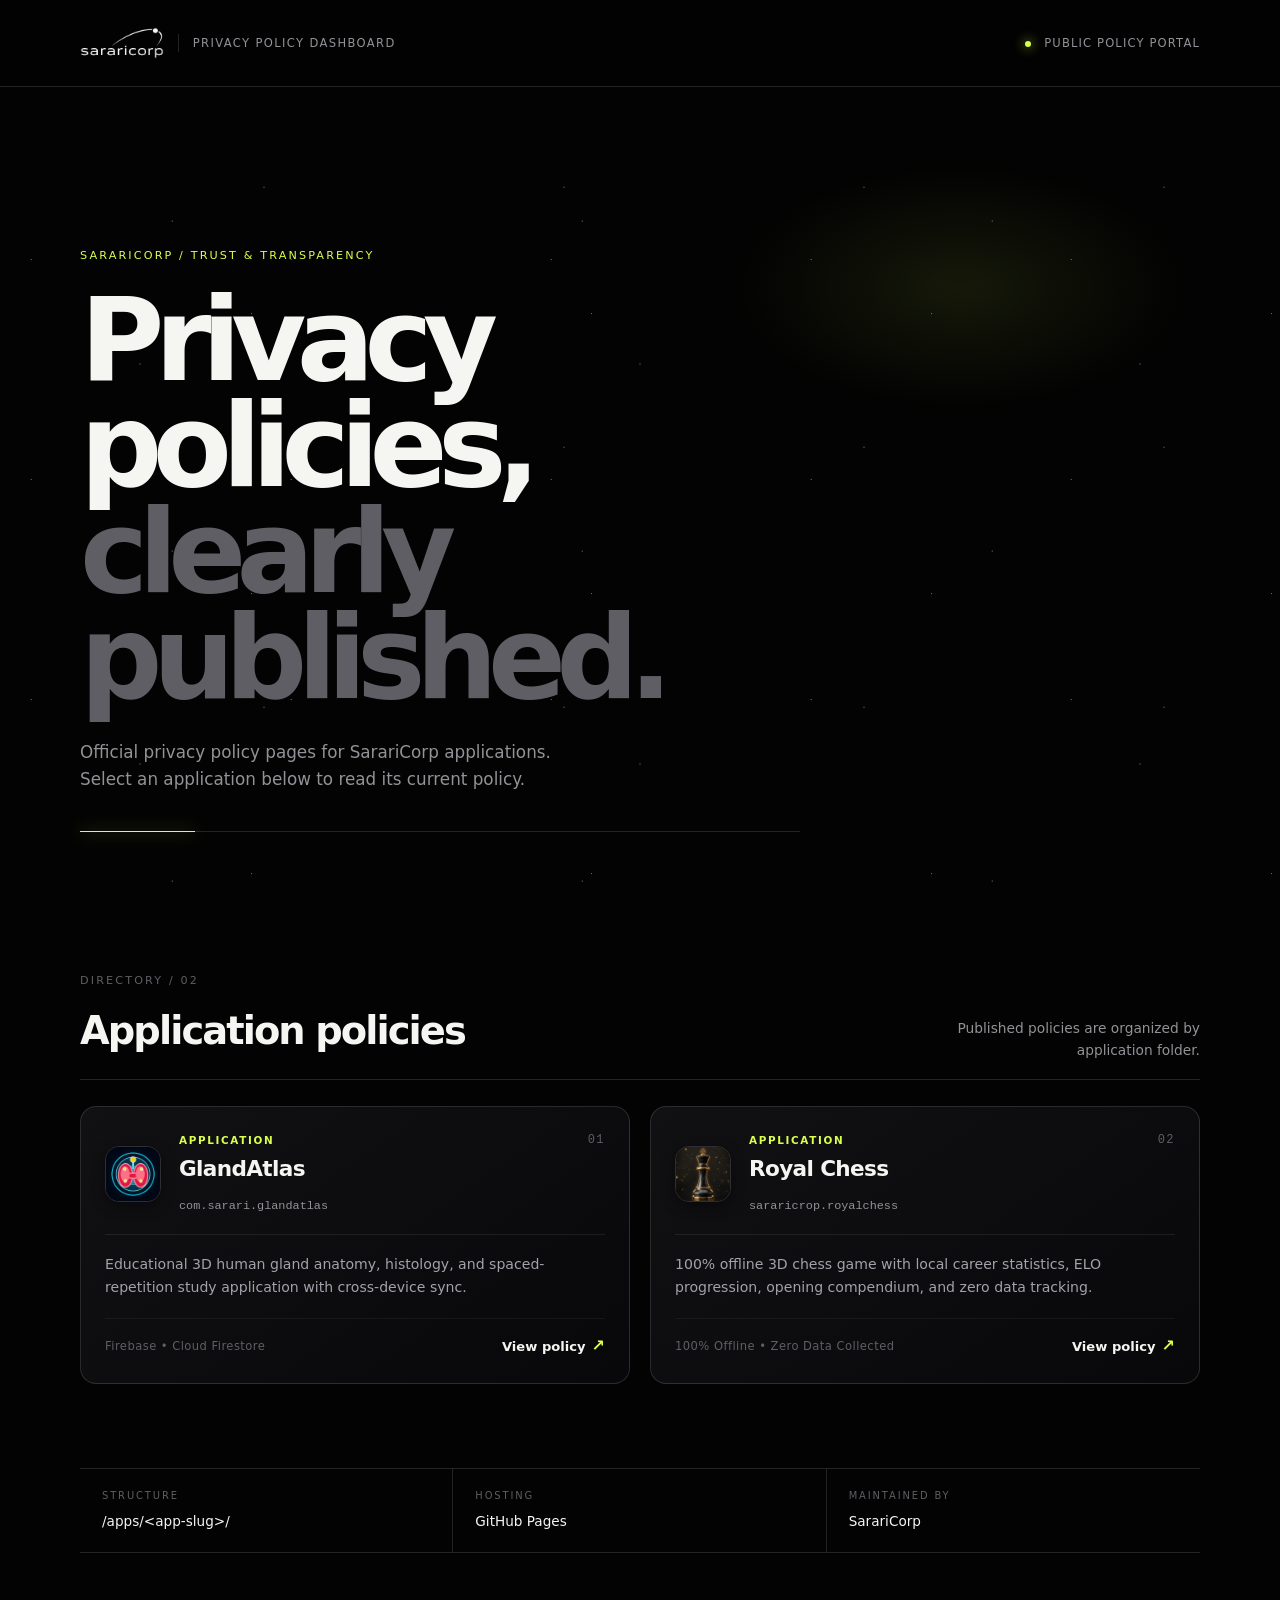
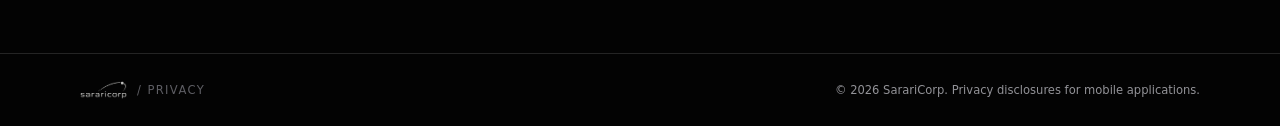
<file: index.html>
<!doctype html>
<html lang="en">
<head>
  <meta charset="utf-8">
  <meta name="viewport" content="width=device-width, initial-scale=1">
  <title>SarariCorp Privacy Policy Dashboard</title>
  <meta name="description" content="The SarariCorp privacy policy dashboard for published mobile application policies.">
  <meta name="robots" content="index,follow">
  <link rel="icon" type="image/png" href="./assets/branding/sararicorp-logo.png">
  <link rel="stylesheet" href="./assets/css/styles.css?v=2">
</head>
<body>
  <a class="skip-link" href="#main-content">Skip to content</a>
  <header class="site-header">
    <div class="container top-nav">
      <a class="brand" href="./" aria-label="SarariCorp Privacy Policy Dashboard home">
        <img class="brand-logo" src="./assets/branding/sararicorp-logo.png" alt="SarariCorp">
        <span class="brand-divider" aria-hidden="true"></span>
        <span class="brand-subtitle">Privacy Policy Dashboard</span>
      </a>
      <span class="portal-status"><i aria-hidden="true"></i> Public policy portal</span>
    </div>
  </header>

  <main id="main-content">
    <section class="hero container" aria-labelledby="page-title">
      <p class="eyebrow">SarariCorp / Trust &amp; transparency</p>
      <h1 id="page-title">Privacy policies,<br><span>clearly published.</span></h1>
      <p class="hero-copy">Official privacy policy pages for SarariCorp applications. Select an application below to read its current policy.</p>
      <div class="hero-line" aria-hidden="true"><span></span></div>
    </section>

    <section class="container app-section" id="apps" aria-labelledby="apps-title">
      <div class="section-heading">
        <div>
          <p class="eyebrow">Directory / 02</p>
          <h2 id="apps-title">Application policies</h2>
        </div>
        <p class="section-note">Published policies are organized by application folder.</p>
      </div>
      <div class="app-grid">
        <a class="app-card" href="./apps/glandatlas/">
          <div class="app-card-header">
            <img src="./apps/glandatlas/logo.png" alt="GlandAtlas logo" class="card-app-logo" width="56" height="56">
            <div class="card-title-wrap">
              <div class="card-meta-line">
                <span class="card-kicker">Application</span>
                <span class="card-index">01</span>
              </div>
              <h3 class="card-title">GlandAtlas</h3>
              <span class="card-package">com.sarari.glandatlas</span>
            </div>
          </div>
          <div class="app-card-body">
            <p>Educational 3D human gland anatomy, histology, and spaced-repetition study application with cross-device sync.</p>
            <div class="card-footer">
              <span class="card-status-tag">Firebase &bull; Cloud Firestore</span>
              <span class="card-link">View policy <b aria-hidden="true">&nearr;</b></span>
            </div>
          </div>
        </a>

        <a class="app-card" href="./apps/royal-chess/">
          <div class="app-card-header">
            <img src="./apps/royal-chess/logo.png" alt="Royal Chess logo" class="card-app-logo" width="56" height="56">
            <div class="card-title-wrap">
              <div class="card-meta-line">
                <span class="card-kicker">Application</span>
                <span class="card-index">02</span>
              </div>
              <h3 class="card-title">Royal Chess</h3>
              <span class="card-package">sararicrop.royalchess</span>
            </div>
          </div>
          <div class="app-card-body">
            <p>100% offline 3D chess game with local career statistics, ELO progression, opening compendium, and zero data tracking.</p>
            <div class="card-footer">
              <span class="card-status-tag">100% Offline &bull; Zero Data Collected</span>
              <span class="card-link">View policy <b aria-hidden="true">&nearr;</b></span>
            </div>
          </div>
        </a>
      </div>
    </section>

    <section class="container info-strip" aria-label="Policy directory information">
      <div><span class="info-label">Structure</span><strong>/apps/&lt;app-slug&gt;/</strong></div>
      <div><span class="info-label">Hosting</span><strong>GitHub Pages</strong></div>
      <div><span class="info-label">Maintained by</span><strong>SarariCorp</strong></div>
    </section>
  </main>

  <footer class="site-footer">
    <div class="container footer-content">
      <div class="footer-brand">
        <img class="footer-logo" src="./assets/branding/sararicorp-logo.png" alt="SarariCorp">
        <span>/ PRIVACY</span>
      </div>
      <p>© 2026 SarariCorp. Privacy disclosures for mobile applications.</p>
    </div>
  </footer>
</body>
</html>
</file>
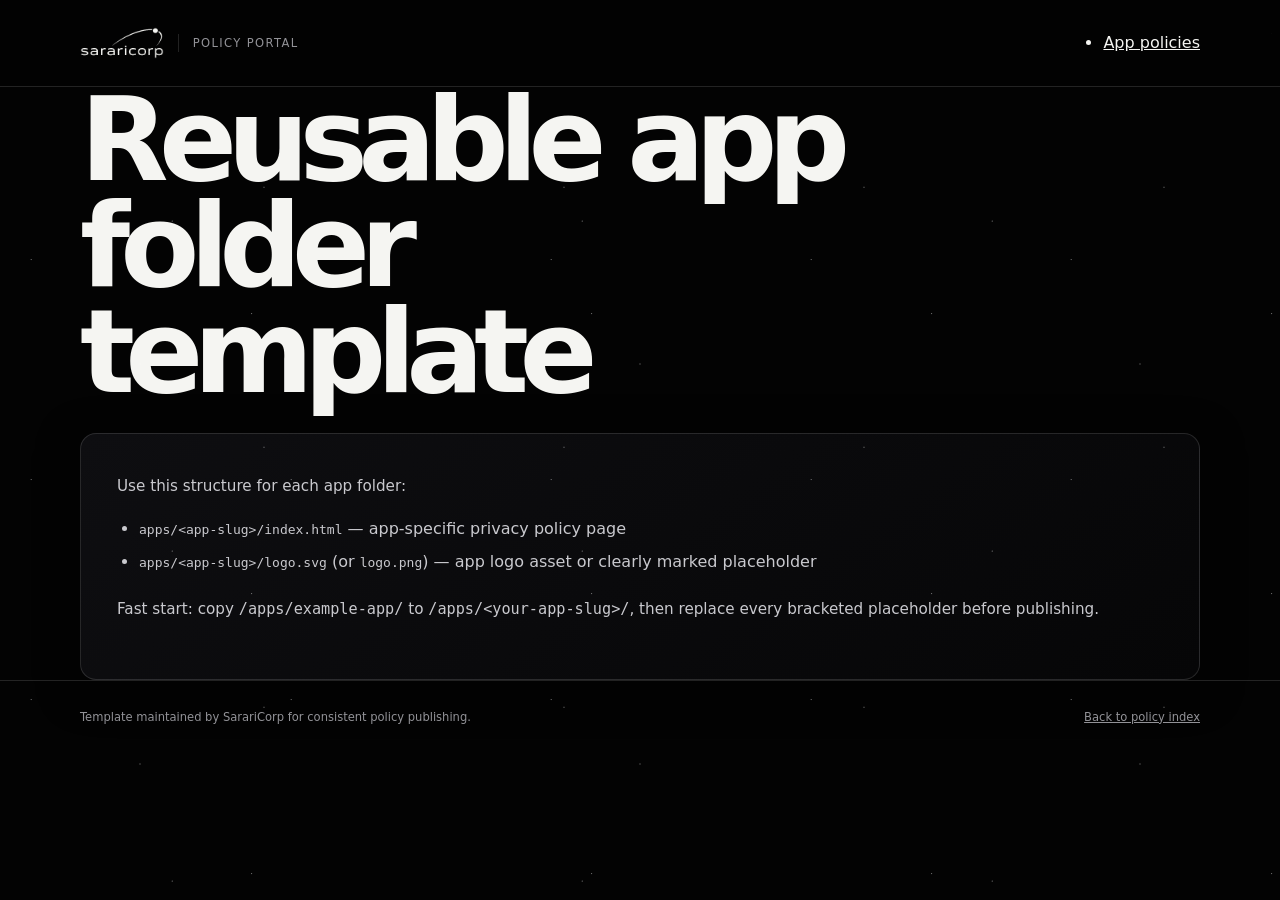
<file: apps/_template/index.html>
<!doctype html>
<html lang="en">
<head>
  <meta charset="utf-8">
  <meta name="viewport" content="width=device-width, initial-scale=1">
  <title>SarariCorp | App Policy Folder Template</title>
  <meta name="description" content="Reusable SarariCorp app privacy policy folder template with required placeholders and logo asset pattern.">
  <meta name="robots" content="noindex,follow">
  <link rel="stylesheet" href="../../assets/css/styles.css">
</head>
<body>
  <a class="skip-link" href="#main-content">Skip to main content</a>
  <header class="site-header">
    <div class="container">
      <nav class="top-nav" aria-label="Main navigation">
        <a class="brand" href="../../" aria-label="SarariCorp homepage">
          <img class="brand-logo" src="../../assets/branding/sararicorp-logo.png" alt="SarariCorp">
          <span class="brand-divider" aria-hidden="true"></span>
          <span class="brand-subtitle">Policy Portal</span>
        </a>
        <ul class="nav-links">
          <li><a href="../../#apps">App policies</a></li>
        </ul>
      </nav>
    </div>
  </header>

  <main id="main-content" class="container section">
    <h1>Reusable app folder template</h1>
    <article class="content-panel">
      <p>Use this structure for each app folder:</p>
      <ul>
        <li><code>apps/&lt;app-slug&gt;/index.html</code> &mdash; app-specific privacy policy page</li>
        <li><code>apps/&lt;app-slug&gt;/logo.svg</code> (or <code>logo.png</code>) &mdash; app logo asset or clearly marked placeholder</li>
      </ul>
      <p>Fast start: copy <code>/apps/example-app/</code> to <code>/apps/&lt;your-app-slug&gt;/</code>, then replace every bracketed placeholder before publishing.</p>
    </article>
  </main>

  <footer class="site-footer">
    <div class="container footer-content">
      <p>Template maintained by SarariCorp for consistent policy publishing.</p>
      <p><a href="../../">Back to policy index</a></p>
    </div>
  </footer>
</body>
</html>
</file>
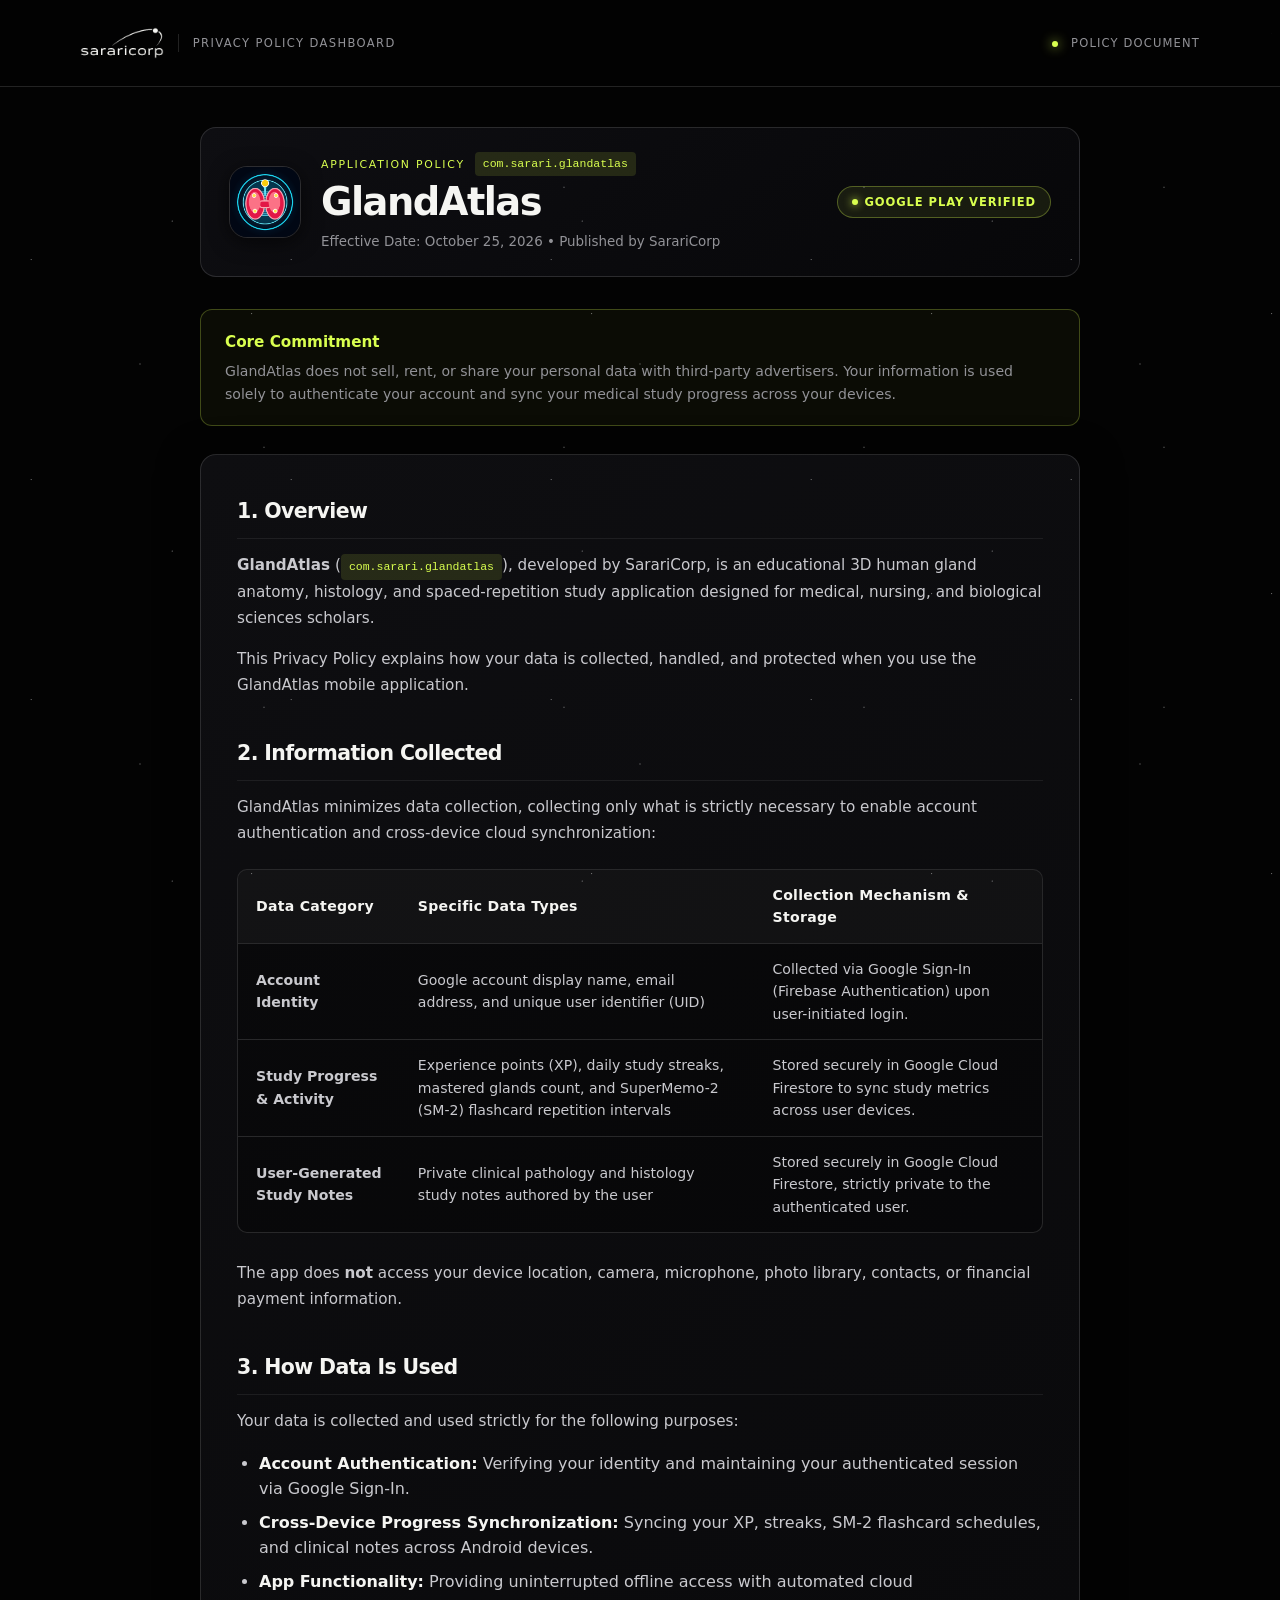
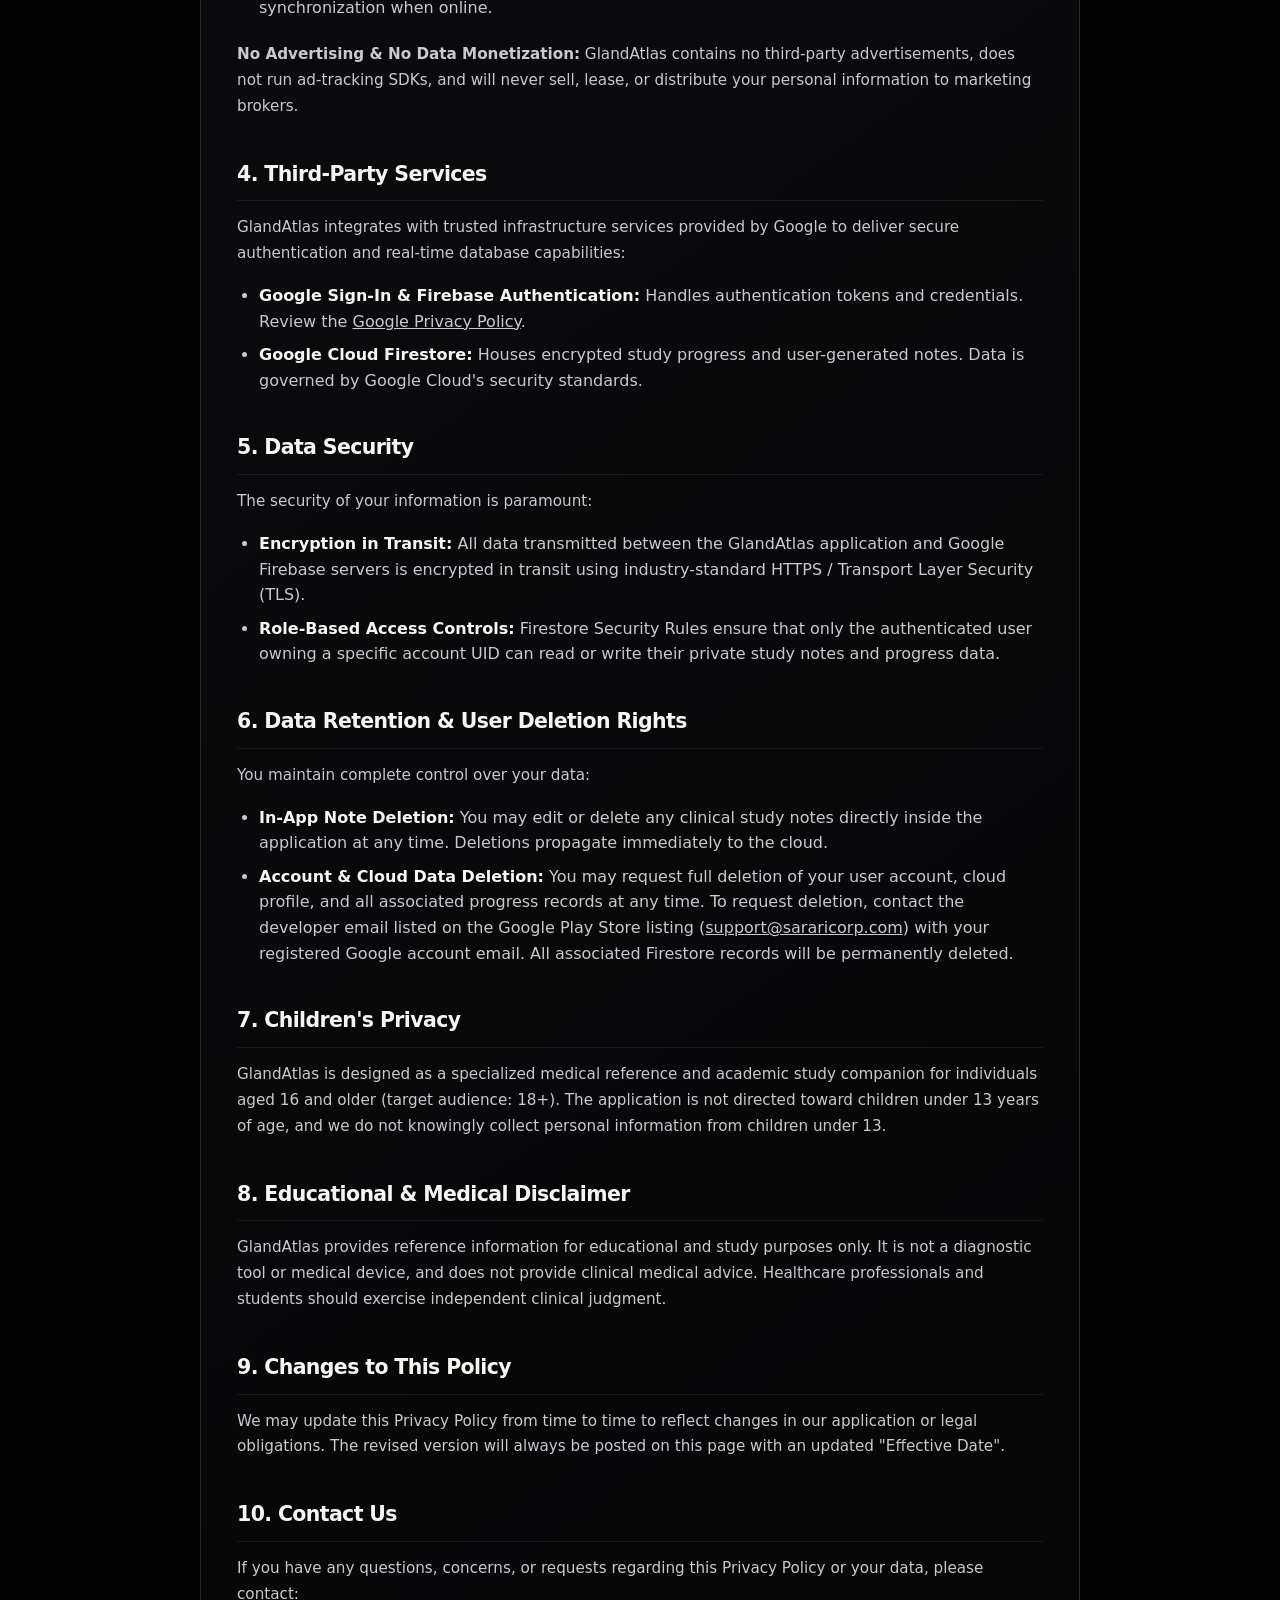
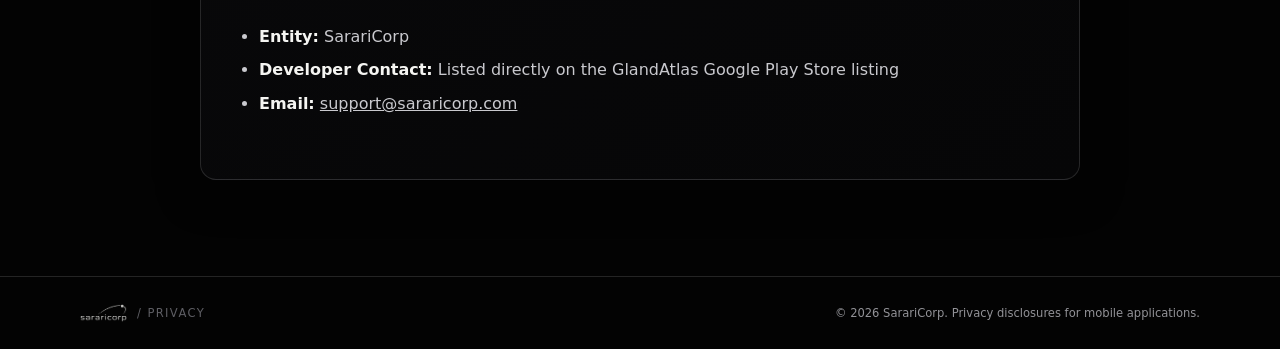
<file: apps/glandatlas/index.html>
<!doctype html>
<html lang="en">
<head>
  <meta charset="utf-8">
  <meta name="viewport" content="width=device-width, initial-scale=1">
  <title>GlandAtlas | Privacy Policy | SarariCorp</title>
  <meta name="description" content="Official Privacy Policy for GlandAtlas (com.sarari.glandatlas), published by SarariCorp.">
  <meta name="robots" content="index,follow">
  <link rel="icon" type="image/png" href="../../assets/branding/sararicorp-logo.png">
  <link rel="stylesheet" href="../../assets/css/styles.css?v=2">
  <style>
    /* Scoped guarantees for policy page layout and typography */
    .policy-page { padding-top: 40px; padding-bottom: 96px; max-width: 880px; margin-inline: auto; }
    .app-head { display: flex; justify-content: space-between; align-items: center; gap: 24px; margin-bottom: 32px; padding: 24px 28px; background: linear-gradient(145deg, #0e0e12, #070709); border: 1px solid var(--line); border-radius: 16px; }
    .app-head-left { display: flex; align-items: center; gap: 20px; min-width: 0; }
    .app-logo { width: 72px; height: 72px; min-width: 72px; max-width: 72px; border-radius: 18px; border: 1px solid var(--line); box-shadow: 0 4px 20px rgba(0,0,0,.6); object-fit: cover; display: block; flex-shrink: 0; }
    .app-head-text { min-width: 0; }
    .app-meta-tags { display: flex; align-items: center; gap: 10px; margin-bottom: 4px; flex-wrap: wrap; }
    .app-head .eyebrow { margin: 0; font-size: .68rem; letter-spacing: .16em; }
    .app-title { margin: 2px 0 6px; font-size: clamp(1.8rem, 4vw, 2.4rem); font-weight: 700; letter-spacing: -.04em; line-height: 1.15; color: var(--text); }
    .policy-meta { margin: 0; color: var(--muted); font-size: .84rem; }
    .app-head-badge { flex-shrink: 0; }
    .badge-pill { display: inline-flex; align-items: center; gap: 6px; padding: 6px 14px; border-radius: 999px; background: rgba(217, 255, 79, .08); border: 1px solid rgba(217, 255, 79, .3); color: var(--accent); font-size: .72rem; font-weight: 600; letter-spacing: .08em; text-transform: uppercase; white-space: nowrap; }
    .badge-pill::before { content: ""; display: inline-block; width: 6px; height: 6px; border-radius: 50%; background: var(--accent); box-shadow: 0 0 8px var(--accent); }
    .callout { padding: 20px 24px; margin: 28px 0; border-radius: 12px; border: 1px solid var(--line); background: rgba(255, 255, 255, .02); }
    .callout strong { display: block; margin-bottom: 6px; font-size: .95rem; color: var(--text); }
    .callout p { margin: 0; color: var(--muted); font-size: .88rem; line-height: 1.6; }
    .callout-highlight { background: rgba(217, 255, 79, .04); border-color: rgba(217, 255, 79, .25); }
    .callout-highlight strong { color: var(--accent); }
    .content-panel { background: linear-gradient(145deg, #0e0e11, #060607); border: 1px solid var(--line); border-radius: 16px; padding: 40px 36px; box-shadow: 0 10px 40px rgba(0,0,0,.5); }
    .content-panel h2 { font-size: 1.28rem; margin-top: 38px; margin-bottom: 14px; letter-spacing: -.03em; color: var(--text); border-bottom: 1px solid rgba(255,255,255,.07); padding-bottom: 10px; }
    .content-panel h2:first-of-type { margin-top: 0; }
    .content-panel p { color: #c9c9ce; font-size: .95rem; line-height: 1.7; margin-bottom: 16px; }
    .content-panel ul { color: #c9c9ce; padding-left: 22px; margin-bottom: 22px; }
    .content-panel li { margin-bottom: 8px; line-height: 1.6; }
    .content-panel li strong { color: var(--text); }
    .table-wrap { overflow-x: auto; margin: 22px 0 28px; border: 1px solid var(--line); border-radius: 10px; background: rgba(0,0,0,.3); }
    .policy-table { width: 100%; border-collapse: collapse; font-size: .88rem; text-align: left; }
    .policy-table th, .policy-table td { padding: 14px 18px; border-bottom: 1px solid var(--line); }
    .policy-table th { background: rgba(255,255,255,.04); color: var(--text); font-weight: 600; letter-spacing: .02em; }
    .policy-table tr:last-child td { border-bottom: 0; }
    .policy-table td { color: #c9c9ce; }
    .tag-badge { display: inline-block; padding: 3px 8px; border-radius: 4px; background: rgba(217,255,79,.12); color: var(--accent); font-size: .72rem; font-family: ui-monospace, SFMono-Regular, Menlo, monospace; }
    @media (max-width: 650px) {
      .app-head { flex-direction: column; align-items: flex-start; gap: 16px; padding: 20px; }
      .app-head-left { flex-direction: row; align-items: center; gap: 16px; }
      .app-logo { width: 60px; height: 60px; min-width: 60px; max-width: 60px; }
      .content-panel { padding: 24px 18px; }
    }
  </style>
</head>
<body>
  <a class="skip-link" href="#main-content">Skip to content</a>
  <header class="site-header">
    <div class="container top-nav">
      <a class="brand" href="../../" aria-label="SarariCorp Privacy Policy Dashboard home">
        <img class="brand-logo" src="../../assets/branding/sararicorp-logo.png" alt="SarariCorp">
        <span class="brand-divider" aria-hidden="true"></span>
        <span class="brand-subtitle">Privacy Policy Dashboard</span>
      </a>
      <span class="portal-status"><i aria-hidden="true"></i> Policy document</span>
    </div>
  </header>

  <main id="main-content" class="container policy-page">
    <header class="app-head">
      <div class="app-head-left">
        <img class="app-logo" src="./logo.png" alt="GlandAtlas app icon" width="72" height="72">
        <div class="app-head-text">
          <div class="app-meta-tags">
            <p class="eyebrow">Application Policy</p>
            <span class="tag-badge">com.sarari.glandatlas</span>
          </div>
          <h1 class="app-title">GlandAtlas</h1>
          <p class="policy-meta">Effective Date: October 25, 2026 &bull; Published by SarariCorp</p>
        </div>
      </div>
      <div class="app-head-badge">
        <span class="badge-pill">Google Play Verified</span>
      </div>
    </header>

    <div class="callout callout-highlight">
      <strong>Core Commitment</strong>
      <p>GlandAtlas does not sell, rent, or share your personal data with third-party advertisers. Your information is used solely to authenticate your account and sync your medical study progress across your devices.</p>
    </div>

    <article class="content-panel">
      <h2>1. Overview</h2>
      <p><strong>GlandAtlas</strong> (<span class="tag-badge">com.sarari.glandatlas</span>), developed by SarariCorp, is an educational 3D human gland anatomy, histology, and spaced-repetition study application designed for medical, nursing, and biological sciences scholars.</p>
      <p>This Privacy Policy explains how your data is collected, handled, and protected when you use the GlandAtlas mobile application.</p>

      <h2>2. Information Collected</h2>
      <p>GlandAtlas minimizes data collection, collecting only what is strictly necessary to enable account authentication and cross-device cloud synchronization:</p>

      <div class="table-wrap">
        <table class="policy-table">
          <thead>
            <tr>
              <th>Data Category</th>
              <th>Specific Data Types</th>
              <th>Collection Mechanism &amp; Storage</th>
            </tr>
          </thead>
          <tbody>
            <tr>
              <td><strong>Account Identity</strong></td>
              <td>Google account display name, email address, and unique user identifier (UID)</td>
              <td>Collected via Google Sign-In (Firebase Authentication) upon user-initiated login.</td>
            </tr>
            <tr>
              <td><strong>Study Progress &amp; Activity</strong></td>
              <td>Experience points (XP), daily study streaks, mastered glands count, and SuperMemo-2 (SM-2) flashcard repetition intervals</td>
              <td>Stored securely in Google Cloud Firestore to sync study metrics across user devices.</td>
            </tr>
            <tr>
              <td><strong>User-Generated Study Notes</strong></td>
              <td>Private clinical pathology and histology study notes authored by the user</td>
              <td>Stored securely in Google Cloud Firestore, strictly private to the authenticated user.</td>
            </tr>
          </tbody>
        </table>
      </div>

      <p>The app does <strong>not</strong> access your device location, camera, microphone, photo library, contacts, or financial payment information.</p>

      <h2>3. How Data Is Used</h2>
      <p>Your data is collected and used strictly for the following purposes:</p>
      <ul>
        <li><strong>Account Authentication:</strong> Verifying your identity and maintaining your authenticated session via Google Sign-In.</li>
        <li><strong>Cross-Device Progress Synchronization:</strong> Syncing your XP, streaks, SM-2 flashcard schedules, and clinical notes across Android devices.</li>
        <li><strong>App Functionality:</strong> Providing uninterrupted offline access with automated cloud synchronization when online.</li>
      </ul>
      <p><strong>No Advertising &amp; No Data Monetization:</strong> GlandAtlas contains no third-party advertisements, does not run ad-tracking SDKs, and will never sell, lease, or distribute your personal information to marketing brokers.</p>

      <h2>4. Third-Party Services</h2>
      <p>GlandAtlas integrates with trusted infrastructure services provided by Google to deliver secure authentication and real-time database capabilities:</p>
      <ul>
        <li><strong>Google Sign-In &amp; Firebase Authentication:</strong> Handles authentication tokens and credentials. Review the <a href="https://policies.google.com/privacy" target="_blank" rel="noopener noreferrer">Google Privacy Policy</a>.</li>
        <li><strong>Google Cloud Firestore:</strong> Houses encrypted study progress and user-generated notes. Data is governed by Google Cloud's security standards.</li>
      </ul>

      <h2>5. Data Security</h2>
      <p>The security of your information is paramount:</p>
      <ul>
        <li><strong>Encryption in Transit:</strong> All data transmitted between the GlandAtlas application and Google Firebase servers is encrypted in transit using industry-standard HTTPS / Transport Layer Security (TLS).</li>
        <li><strong>Role-Based Access Controls:</strong> Firestore Security Rules ensure that only the authenticated user owning a specific account UID can read or write their private study notes and progress data.</li>
      </ul>

      <h2>6. Data Retention &amp; User Deletion Rights</h2>
      <p>You maintain complete control over your data:</p>
      <ul>
        <li><strong>In-App Note Deletion:</strong> You may edit or delete any clinical study notes directly inside the application at any time. Deletions propagate immediately to the cloud.</li>
        <li><strong>Account &amp; Cloud Data Deletion:</strong> You may request full deletion of your user account, cloud profile, and all associated progress records at any time. To request deletion, contact the developer email listed on the Google Play Store listing (<a href="mailto:support@sararicorp.com">support@sararicorp.com</a>) with your registered Google account email. All associated Firestore records will be permanently deleted.</li>
      </ul>

      <h2>7. Children's Privacy</h2>
      <p>GlandAtlas is designed as a specialized medical reference and academic study companion for individuals aged 16 and older (target audience: 18+). The application is not directed toward children under 13 years of age, and we do not knowingly collect personal information from children under 13.</p>

      <h2>8. Educational &amp; Medical Disclaimer</h2>
      <p>GlandAtlas provides reference information for educational and study purposes only. It is not a diagnostic tool or medical device, and does not provide clinical medical advice. Healthcare professionals and students should exercise independent clinical judgment.</p>

      <h2>9. Changes to This Policy</h2>
      <p>We may update this Privacy Policy from time to time to reflect changes in our application or legal obligations. The revised version will always be posted on this page with an updated "Effective Date".</p>

      <h2>10. Contact Us</h2>
      <p>If you have any questions, concerns, or requests regarding this Privacy Policy or your data, please contact:</p>
      <ul>
        <li><strong>Entity:</strong> SarariCorp</li>
        <li><strong>Developer Contact:</strong> Listed directly on the GlandAtlas Google Play Store listing</li>
        <li><strong>Email:</strong> <a href="mailto:support@sararicorp.com">support@sararicorp.com</a></li>
      </ul>
    </article>
  </main>

  <footer class="site-footer">
    <div class="container footer-content">
      <div class="footer-brand">
        <img class="footer-logo" src="../../assets/branding/sararicorp-logo.png" alt="SarariCorp">
        <span>/ PRIVACY</span>
      </div>
      <p>&copy; 2026 SarariCorp. Privacy disclosures for mobile applications.</p>
    </div>
  </footer>
</body>
</html>
</file>
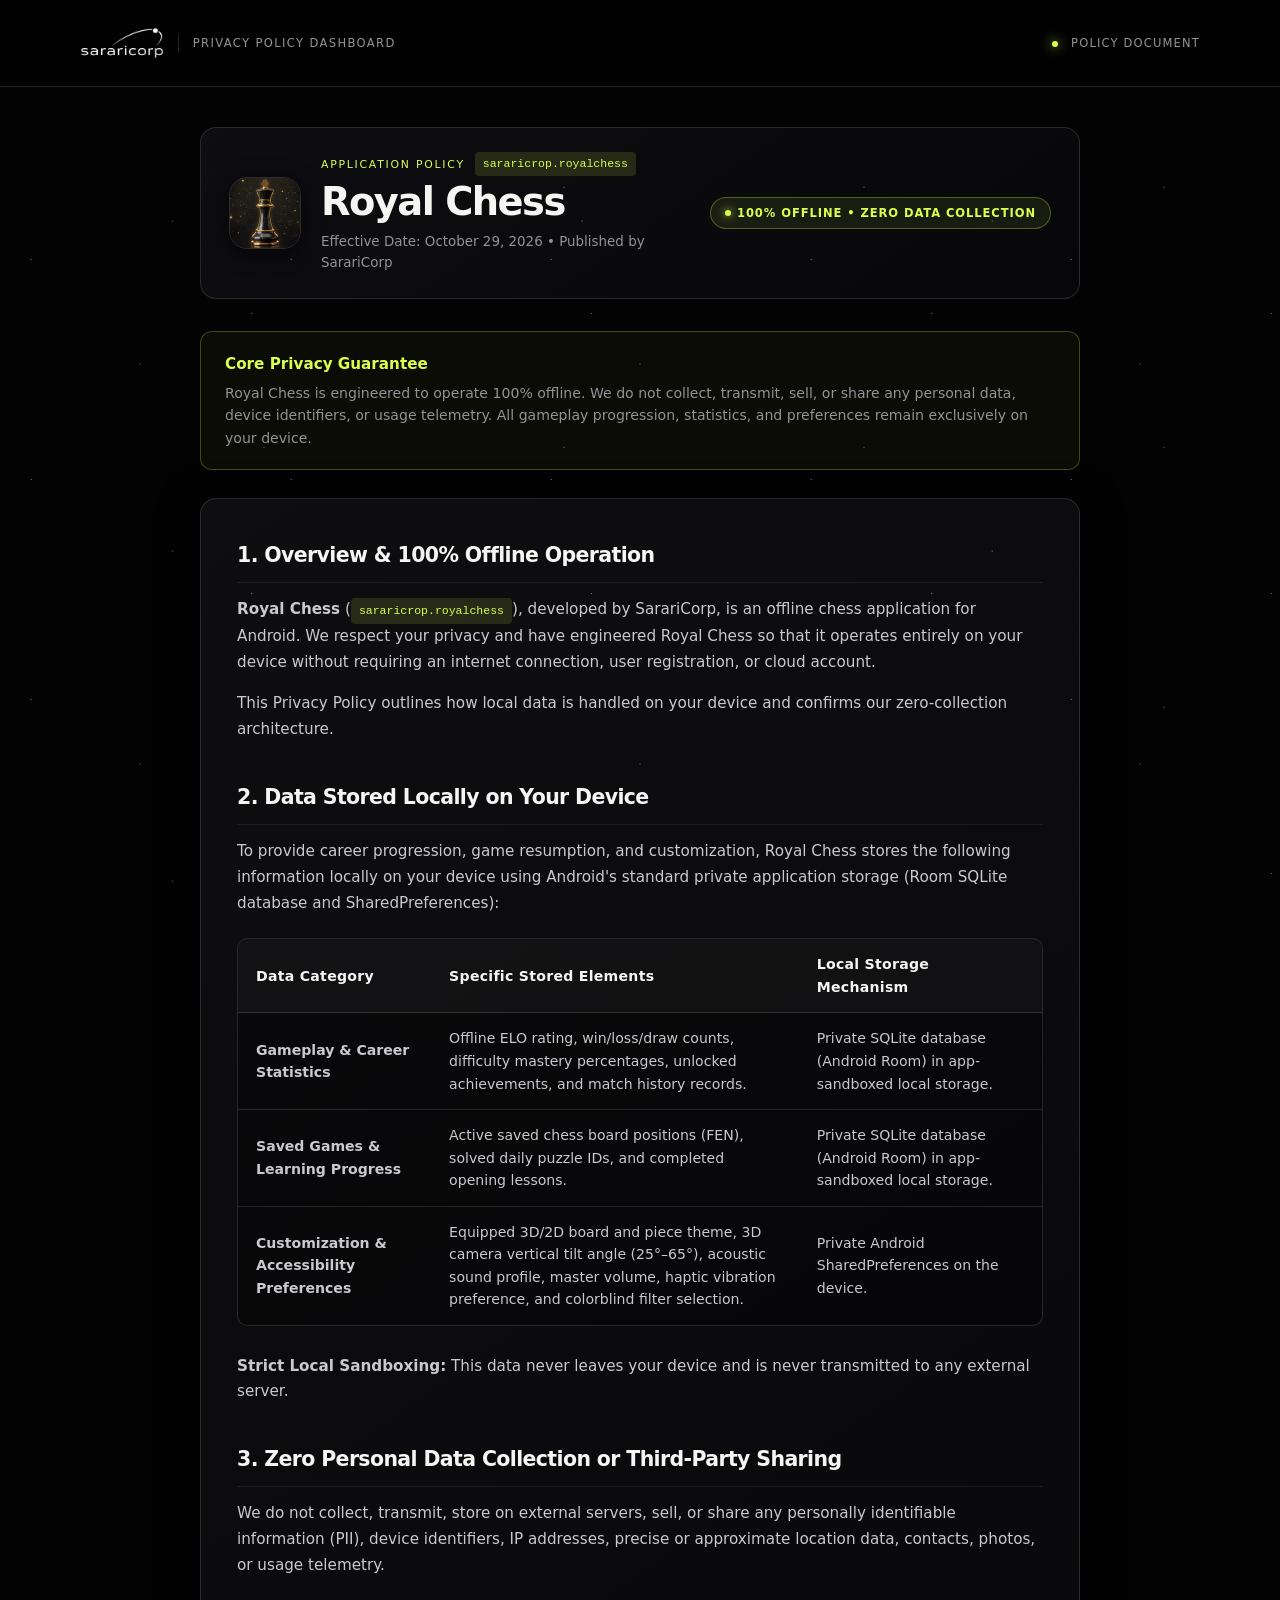
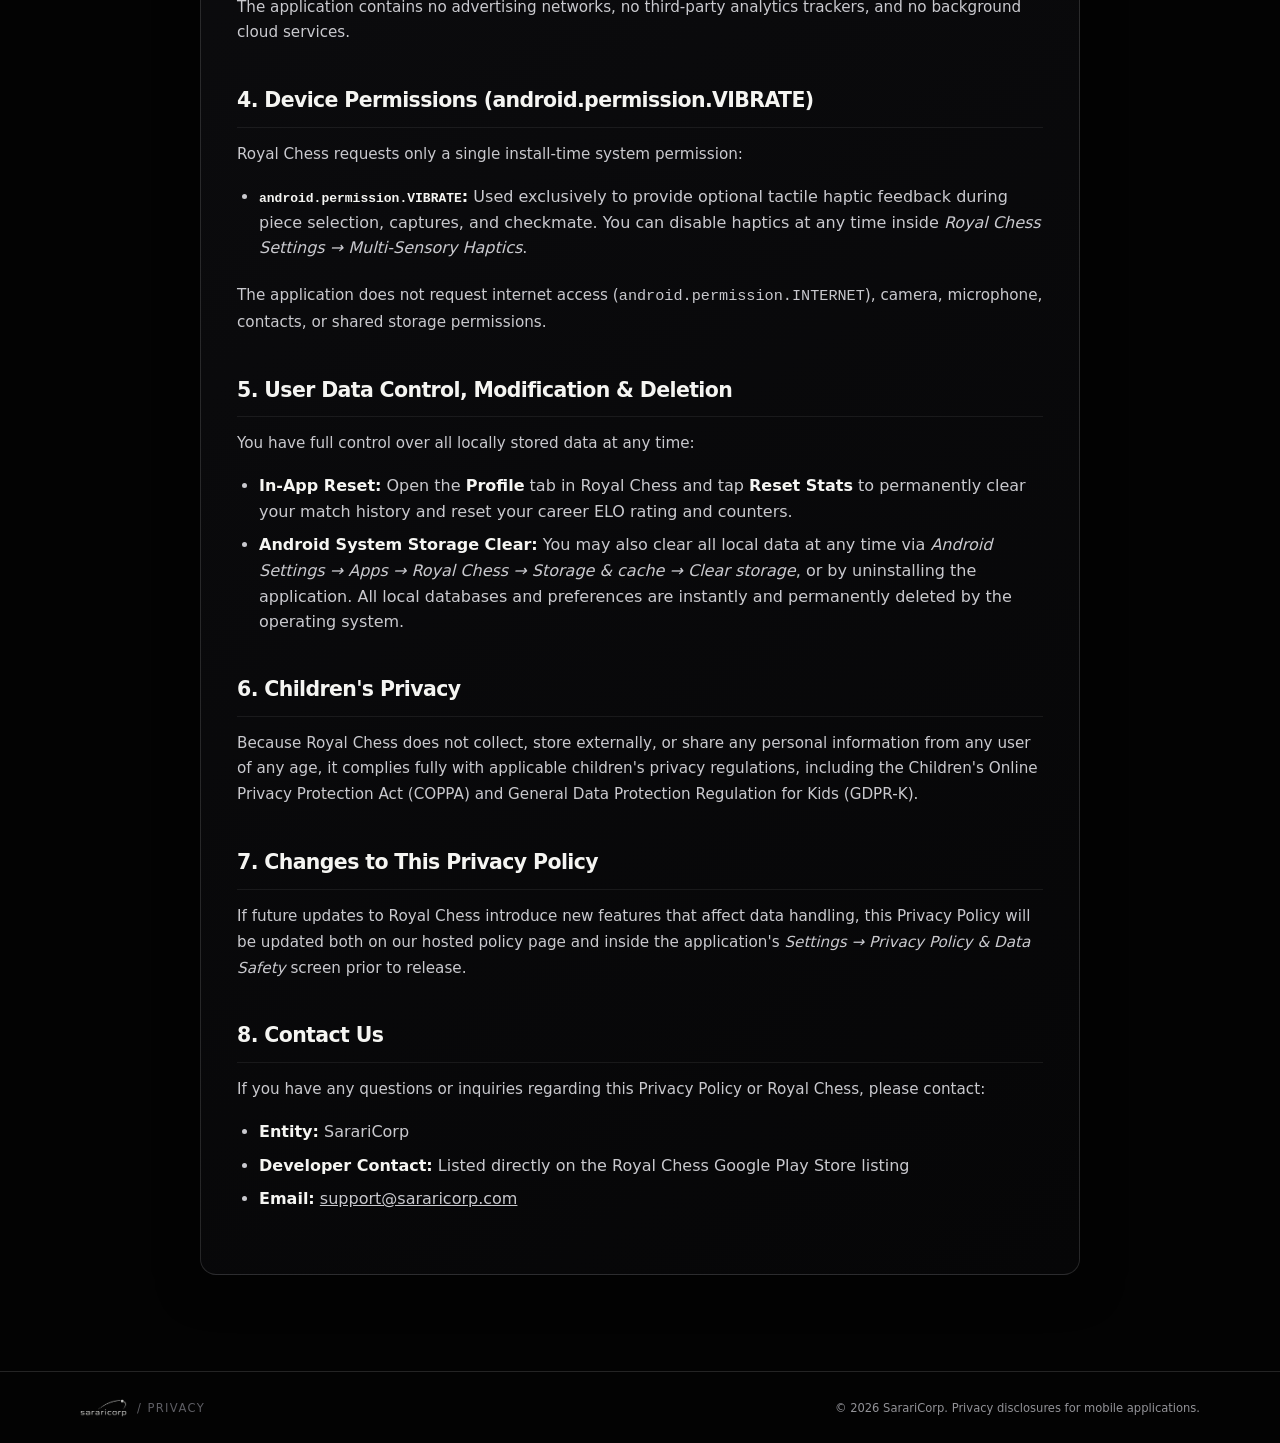
<file: apps/royal-chess/index.html>
<!doctype html>
<html lang="en">
<head>
  <meta charset="utf-8">
  <meta name="viewport" content="width=device-width, initial-scale=1">
  <title>Royal Chess | Privacy Policy | SarariCorp</title>
  <meta name="description" content="Official Privacy Policy for Royal Chess (sararicrop.royalchess), published by SarariCorp.">
  <meta name="robots" content="index,follow">
  <link rel="icon" type="image/png" href="../../assets/branding/sararicorp-logo.png">
  <link rel="stylesheet" href="../../assets/css/styles.css?v=2">
  <style>
    /* Scoped guarantees for policy page layout and typography */
    .policy-page { padding-top: 40px; padding-bottom: 96px; max-width: 880px; margin-inline: auto; }
    .app-head { display: flex; justify-content: space-between; align-items: center; gap: 24px; margin-bottom: 32px; padding: 24px 28px; background: linear-gradient(145deg, #0e0e12, #070709); border: 1px solid var(--line); border-radius: 16px; }
    .app-head-left { display: flex; align-items: center; gap: 20px; min-width: 0; }
    .app-logo { width: 72px; height: 72px; min-width: 72px; max-width: 72px; border-radius: 18px; border: 1px solid var(--line); box-shadow: 0 4px 20px rgba(0,0,0,.6); object-fit: cover; display: block; flex-shrink: 0; }
    .app-head-text { min-width: 0; }
    .app-meta-tags { display: flex; align-items: center; gap: 10px; margin-bottom: 4px; flex-wrap: wrap; }
    .app-head .eyebrow { margin: 0; font-size: .68rem; letter-spacing: .16em; }
    .app-title { margin: 2px 0 6px; font-size: clamp(1.8rem, 4vw, 2.4rem); font-weight: 700; letter-spacing: -.04em; line-height: 1.15; color: var(--text); }
    .policy-meta { margin: 0; color: var(--muted); font-size: .84rem; }
    .app-head-badge { flex-shrink: 0; }
    .badge-pill { display: inline-flex; align-items: center; gap: 6px; padding: 6px 14px; border-radius: 999px; background: rgba(217, 255, 79, .08); border: 1px solid rgba(217, 255, 79, .3); color: var(--accent); font-size: .72rem; font-weight: 600; letter-spacing: .08em; text-transform: uppercase; white-space: nowrap; }
    .badge-pill::before { content: ""; display: inline-block; width: 6px; height: 6px; border-radius: 50%; background: var(--accent); box-shadow: 0 0 8px var(--accent); }
    .callout { padding: 20px 24px; margin: 28px 0; border-radius: 12px; border: 1px solid var(--line); background: rgba(255, 255, 255, .02); }
    .callout strong { display: block; margin-bottom: 6px; font-size: .95rem; color: var(--text); }
    .callout p { margin: 0; color: var(--muted); font-size: .88rem; line-height: 1.6; }
    .callout-highlight { background: rgba(217, 255, 79, .04); border-color: rgba(217, 255, 79, .25); }
    .callout-highlight strong { color: var(--accent); }
    .content-panel { background: linear-gradient(145deg, #0e0e11, #060607); border: 1px solid var(--line); border-radius: 16px; padding: 40px 36px; box-shadow: 0 10px 40px rgba(0,0,0,.5); }
    .content-panel h2 { font-size: 1.28rem; margin-top: 38px; margin-bottom: 14px; letter-spacing: -.03em; color: var(--text); border-bottom: 1px solid rgba(255,255,255,.07); padding-bottom: 10px; }
    .content-panel h2:first-of-type { margin-top: 0; }
    .content-panel p { color: #c9c9ce; font-size: .95rem; line-height: 1.7; margin-bottom: 16px; }
    .content-panel ul { color: #c9c9ce; padding-left: 22px; margin-bottom: 22px; }
    .content-panel li { margin-bottom: 8px; line-height: 1.6; }
    .content-panel li strong { color: var(--text); }
    .table-wrap { overflow-x: auto; margin: 22px 0 28px; border: 1px solid var(--line); border-radius: 10px; background: rgba(0,0,0,.3); }
    .policy-table { width: 100%; border-collapse: collapse; font-size: .88rem; text-align: left; }
    .policy-table th, .policy-table td { padding: 14px 18px; border-bottom: 1px solid var(--line); }
    .policy-table th { background: rgba(255,255,255,.04); color: var(--text); font-weight: 600; letter-spacing: .02em; }
    .policy-table tr:last-child td { border-bottom: 0; }
    .policy-table td { color: #c9c9ce; }
    .tag-badge { display: inline-block; padding: 3px 8px; border-radius: 4px; background: rgba(217,255,79,.12); color: var(--accent); font-size: .72rem; font-family: ui-monospace, SFMono-Regular, Menlo, monospace; }
    @media (max-width: 650px) {
      .app-head { flex-direction: column; align-items: flex-start; gap: 16px; padding: 20px; }
      .app-head-left { flex-direction: row; align-items: center; gap: 16px; }
      .app-logo { width: 60px; height: 60px; min-width: 60px; max-width: 60px; }
      .content-panel { padding: 24px 18px; }
    }
  </style>
</head>
<body>
  <a class="skip-link" href="#main-content">Skip to content</a>
  <header class="site-header">
    <div class="container top-nav">
      <a class="brand" href="../../" aria-label="SarariCorp Privacy Policy Dashboard home">
        <img class="brand-logo" src="../../assets/branding/sararicorp-logo.png" alt="SarariCorp">
        <span class="brand-divider" aria-hidden="true"></span>
        <span class="brand-subtitle">Privacy Policy Dashboard</span>
      </a>
      <span class="portal-status"><i aria-hidden="true"></i> Policy document</span>
    </div>
  </header>

  <main id="main-content" class="container policy-page">
    <header class="app-head">
      <div class="app-head-left">
        <img class="app-logo" src="./logo.png" alt="Royal Chess app icon" width="72" height="72">
        <div class="app-head-text">
          <div class="app-meta-tags">
            <p class="eyebrow">Application Policy</p>
            <span class="tag-badge">sararicrop.royalchess</span>
          </div>
          <h1 class="app-title">Royal Chess</h1>
          <p class="policy-meta">Effective Date: October 29, 2026 &bull; Published by SarariCorp</p>
        </div>
      </div>
      <div class="app-head-badge">
        <span class="badge-pill">100% Offline &bull; Zero Data Collection</span>
      </div>
    </header>

    <div class="callout callout-highlight">
      <strong>Core Privacy Guarantee</strong>
      <p>Royal Chess is engineered to operate 100% offline. We do not collect, transmit, sell, or share any personal data, device identifiers, or usage telemetry. All gameplay progression, statistics, and preferences remain exclusively on your device.</p>
    </div>

    <article class="content-panel">
      <h2>1. Overview &amp; 100% Offline Operation</h2>
      <p><strong>Royal Chess</strong> (<span class="tag-badge">sararicrop.royalchess</span>), developed by SarariCorp, is an offline chess application for Android. We respect your privacy and have engineered Royal Chess so that it operates entirely on your device without requiring an internet connection, user registration, or cloud account.</p>
      <p>This Privacy Policy outlines how local data is handled on your device and confirms our zero-collection architecture.</p>

      <h2>2. Data Stored Locally on Your Device</h2>
      <p>To provide career progression, game resumption, and customization, Royal Chess stores the following information locally on your device using Android's standard private application storage (Room SQLite database and SharedPreferences):</p>

      <div class="table-wrap">
        <table class="policy-table">
          <thead>
            <tr>
              <th>Data Category</th>
              <th>Specific Stored Elements</th>
              <th>Local Storage Mechanism</th>
            </tr>
          </thead>
          <tbody>
            <tr>
              <td><strong>Gameplay &amp; Career Statistics</strong></td>
              <td>Offline ELO rating, win/loss/draw counts, difficulty mastery percentages, unlocked achievements, and match history records.</td>
              <td>Private SQLite database (Android Room) in app-sandboxed local storage.</td>
            </tr>
            <tr>
              <td><strong>Saved Games &amp; Learning Progress</strong></td>
              <td>Active saved chess board positions (FEN), solved daily puzzle IDs, and completed opening lessons.</td>
              <td>Private SQLite database (Android Room) in app-sandboxed local storage.</td>
            </tr>
            <tr>
              <td><strong>Customization &amp; Accessibility Preferences</strong></td>
              <td>Equipped 3D/2D board and piece theme, 3D camera vertical tilt angle (25&deg;&ndash;65&deg;), acoustic sound profile, master volume, haptic vibration preference, and colorblind filter selection.</td>
              <td>Private Android SharedPreferences on the device.</td>
            </tr>
          </tbody>
        </table>
      </div>

      <p><strong>Strict Local Sandboxing:</strong> This data never leaves your device and is never transmitted to any external server.</p>

      <h2>3. Zero Personal Data Collection or Third-Party Sharing</h2>
      <p>We do not collect, transmit, store on external servers, sell, or share any personally identifiable information (PII), device identifiers, IP addresses, precise or approximate location data, contacts, photos, or usage telemetry.</p>
      <p>The application contains no advertising networks, no third-party analytics trackers, and no background cloud services.</p>

      <h2>4. Device Permissions (android.permission.VIBRATE)</h2>
      <p>Royal Chess requests only a single install-time system permission:</p>
      <ul>
        <li><strong><code>android.permission.VIBRATE</code>:</strong> Used exclusively to provide optional tactile haptic feedback during piece selection, captures, and checkmate. You can disable haptics at any time inside <em>Royal Chess Settings &rarr; Multi-Sensory Haptics</em>.</li>
      </ul>
      <p>The application does not request internet access (<code>android.permission.INTERNET</code>), camera, microphone, contacts, or shared storage permissions.</p>

      <h2>5. User Data Control, Modification &amp; Deletion</h2>
      <p>You have full control over all locally stored data at any time:</p>
      <ul>
        <li><strong>In-App Reset:</strong> Open the <strong>Profile</strong> tab in Royal Chess and tap <strong>Reset Stats</strong> to permanently clear your match history and reset your career ELO rating and counters.</li>
        <li><strong>Android System Storage Clear:</strong> You may also clear all local data at any time via <em>Android Settings &rarr; Apps &rarr; Royal Chess &rarr; Storage &amp; cache &rarr; Clear storage</em>, or by uninstalling the application. All local databases and preferences are instantly and permanently deleted by the operating system.</li>
      </ul>

      <h2>6. Children's Privacy</h2>
      <p>Because Royal Chess does not collect, store externally, or share any personal information from any user of any age, it complies fully with applicable children's privacy regulations, including the Children's Online Privacy Protection Act (COPPA) and General Data Protection Regulation for Kids (GDPR-K).</p>

      <h2>7. Changes to This Privacy Policy</h2>
      <p>If future updates to Royal Chess introduce new features that affect data handling, this Privacy Policy will be updated both on our hosted policy page and inside the application's <em>Settings &rarr; Privacy Policy &amp; Data Safety</em> screen prior to release.</p>

      <h2>8. Contact Us</h2>
      <p>If you have any questions or inquiries regarding this Privacy Policy or Royal Chess, please contact:</p>
      <ul>
        <li><strong>Entity:</strong> SarariCorp</li>
        <li><strong>Developer Contact:</strong> Listed directly on the Royal Chess Google Play Store listing</li>
        <li><strong>Email:</strong> <a href="mailto:support@sararicorp.com">support@sararicorp.com</a></li>
      </ul>
    </article>
  </main>

  <footer class="site-footer">
    <div class="container footer-content">
      <div class="footer-brand">
        <img class="footer-logo" src="../../assets/branding/sararicorp-logo.png" alt="SarariCorp">
        <span>/ PRIVACY</span>
      </div>
      <p>&copy; 2026 SarariCorp. Privacy disclosures for mobile applications.</p>
    </div>
  </footer>
</body>
</html>
</file>
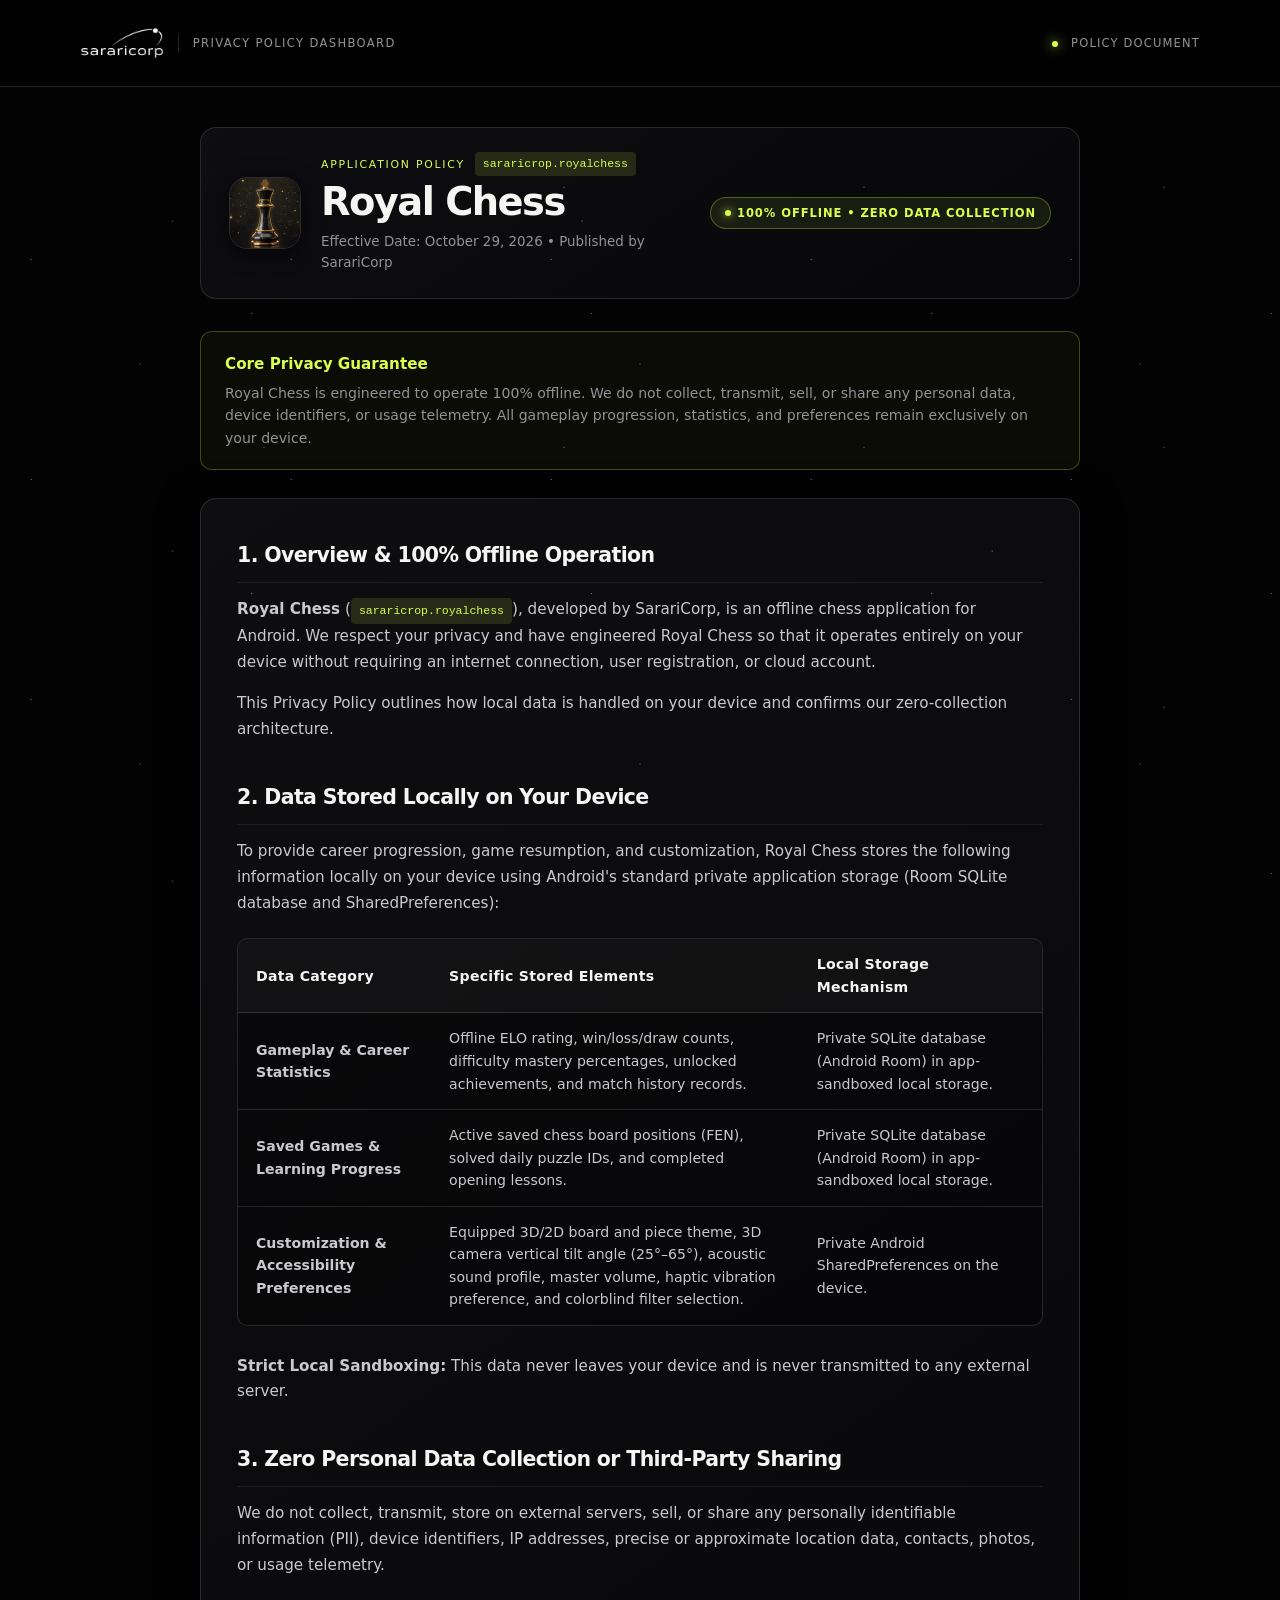
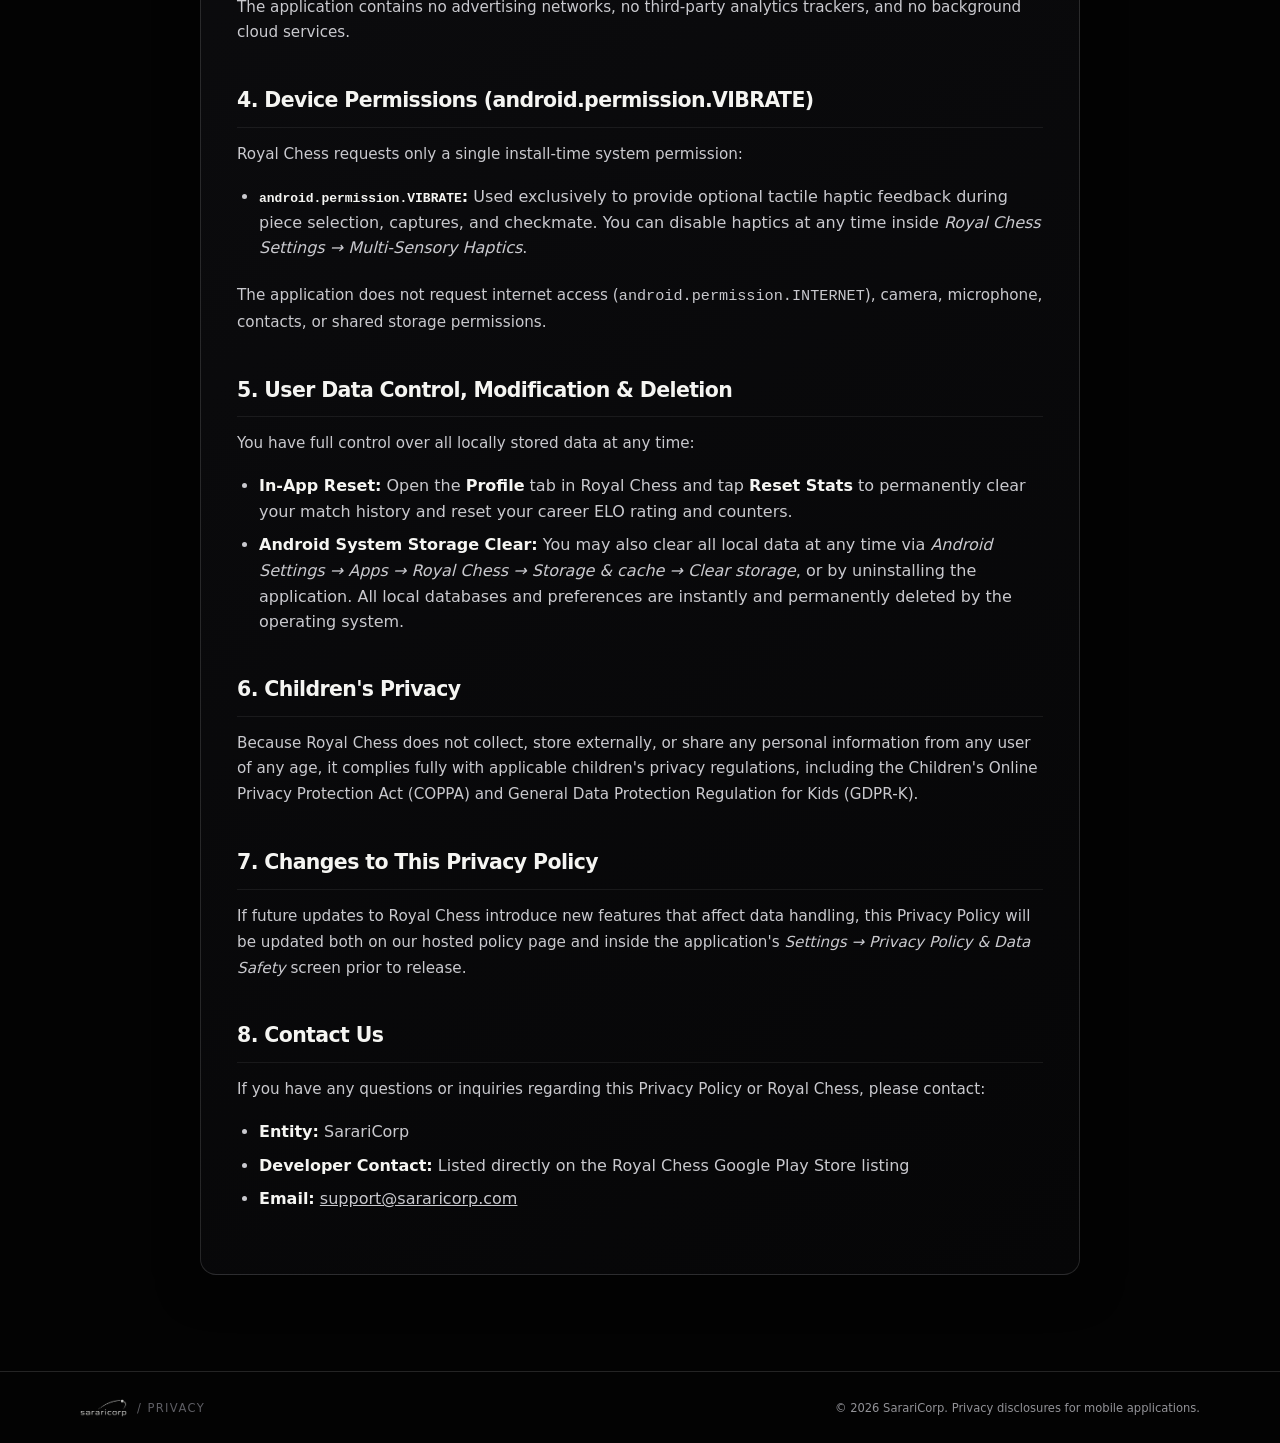
<file: apps/royalchess/index.html>
<!doctype html>
<html lang="en">
<head>
  <meta charset="utf-8">
  <title>Redirecting to Royal Chess Privacy Policy</title>
  <meta http-equiv="refresh" content="0; url=../royal-chess/">
  <link rel="canonical" href="../royal-chess/">
</head>
<body>
  <p>Redirecting to <a href="../royal-chess/">Royal Chess Privacy Policy</a>...</p>
</body>
</html>
</file>
<file: assets/css/styles.css>
:root {
  color-scheme: dark;
  --black: #030303;
  --surface: #0a0a0b;
  --surface-2: #101012;
  --text: #f5f5f2;
  --muted: #929297;
  --faint: #5e5e64;
  --line: rgba(255,255,255,.13);
  --line-strong: rgba(255,255,255,.26);
  --accent: #d9ff4f;
}
* { box-sizing: border-box; }
html { scroll-behavior: smooth; }
body { margin: 0; min-height: 100vh; overflow-x: hidden; background: var(--black); color: var(--text); font-family: Inter, ui-sans-serif, system-ui, -apple-system, BlinkMacSystemFont, "Segoe UI", sans-serif; line-height: 1.6; }
body::before { content: ""; position: fixed; inset: 0; pointer-events: none; opacity: .45; background-image: radial-gradient(1px 1px at 12% 18%, #fff, transparent), radial-gradient(1px 1px at 74% 12%, #fff, transparent), radial-gradient(1px 1px at 42% 67%, #fff, transparent), radial-gradient(1px 1px at 88% 72%, #fff, transparent), radial-gradient(1px 1px at 28% 91%, #fff, transparent); background-size: 260px 220px, 340px 280px, 410px 330px, 300px 260px, 500px 400px; }
a { color: inherit; }
a:focus-visible { outline: 2px solid var(--accent); outline-offset: 5px; }
.container { width: min(1120px, calc(100% - 40px)); margin-inline: auto; }
.skip-link { position: absolute; left: -999px; top: 12px; padding: 8px 12px; background: var(--accent); color: #000; z-index: 5; }
.skip-link:focus { left: 12px; }
.site-header { border-bottom: 1px solid var(--line); background: rgba(3,3,3,.82); backdrop-filter: blur(14px); position: relative; z-index: 1; }
.top-nav { min-height: 86px; display: flex; align-items: center; justify-content: space-between; gap: 20px; }
.brand { display: inline-flex; align-items: center; gap: 14px; text-decoration: none; letter-spacing: -.02em; }
.brand-logo { height: 32px; width: auto; max-width: 140px; display: block; object-fit: contain; }
.brand-divider { width: 1px; height: 18px; background: var(--line); }
.brand-subtitle { color: var(--muted); font-size: .72rem; letter-spacing: .12em; text-transform: uppercase; font-weight: 500; }
.portal-status { color: var(--muted); font-size: .72rem; letter-spacing: .1em; text-transform: uppercase; }
.portal-status i { display: inline-block; width: 6px; height: 6px; margin-right: 8px; border-radius: 50%; background: var(--accent); box-shadow: 0 0 12px var(--accent); }
.hero { padding-top: clamp(90px, 14vw, 160px); padding-bottom: clamp(82px, 12vw, 140px); position: relative; }
.hero::after { content: ""; position: absolute; width: 480px; height: 260px; right: 0; top: 70px; background: radial-gradient(ellipse, rgba(217,255,79,.09), transparent 68%); pointer-events: none; }
.eyebrow, .card-kicker, .info-label { color: var(--accent); font-size: .7rem; letter-spacing: .19em; text-transform: uppercase; }
.eyebrow { margin: 0 0 22px; }
h1, h2, h3, p { margin-top: 0; }
h1 { max-width: 830px; margin-bottom: 28px; font-size: clamp(3.25rem, 9vw, 7.6rem); line-height: .92; letter-spacing: -.085em; font-weight: 700; }
h1 span { color: var(--faint); }
.hero-copy { max-width: 490px; margin-bottom: 38px; color: var(--muted); font-size: 1.05rem; }
.hero-line { width: min(100%, 720px); height: 1px; background: var(--line); position: relative; }
.hero-line span { display: block; width: 16%; height: 1px; background: var(--accent); box-shadow: 0 0 16px rgba(217,255,79,.8); }
.app-section { padding-bottom: 84px; }
.section-heading { display: flex; align-items: end; justify-content: space-between; gap: 30px; margin-bottom: 26px; border-bottom: 1px solid var(--line); padding-bottom: 18px; }
.section-heading .eyebrow { margin-bottom: 10px; color: var(--faint); }
h2 { margin-bottom: 0; font-size: clamp(1.7rem, 3vw, 2.5rem); letter-spacing: -.05em; }
.section-note { max-width: 270px; margin: 0; color: var(--muted); font-size: .86rem; text-align: right; }
.app-grid { display: grid; grid-template-columns: repeat(auto-fit, minmax(340px, 1fr)); gap: 20px; }
.app-card { display: flex; flex-direction: column; justify-content: space-between; min-height: 250px; border-radius: 16px; overflow: hidden; text-decoration: none; background: linear-gradient(145deg, #111114, #08080a); border: 1px solid var(--line); transition: border-color .25s ease, transform .25s ease, box-shadow .25s ease; padding: 24px; position: relative; }
.app-card:hover { border-color: var(--accent); background: linear-gradient(145deg, #16161a, #0c0c0f); transform: translateY(-3px); box-shadow: 0 12px 30px rgba(0,0,0,.6); }
.app-card-header { display: flex; align-items: center; gap: 18px; margin-bottom: 18px; padding-bottom: 18px; border-bottom: 1px solid rgba(255,255,255,.08); }
.card-app-logo { width: 56px; height: 56px; min-width: 56px; max-width: 56px; border-radius: 14px; border: 1px solid var(--line); box-shadow: 0 4px 14px rgba(0,0,0,.4); object-fit: cover; display: block; flex-shrink: 0; }
.card-title-wrap { flex: 1; min-width: 0; }
.card-meta-line { display: flex; align-items: center; justify-content: space-between; gap: 10px; margin-bottom: 2px; }
.card-kicker { color: var(--accent); font-size: .65rem; letter-spacing: .16em; text-transform: uppercase; font-weight: 600; margin: 0; }
.card-index { color: var(--faint); font-size: .75rem; letter-spacing: .12em; font-family: ui-monospace, monospace; }
.card-title { margin: 2px 0 4px; font-size: 1.35rem; font-weight: 700; letter-spacing: -.03em; color: var(--text); }
.card-package { display: inline-block; color: var(--muted); font-size: .74rem; font-family: ui-monospace, SFMono-Regular, Menlo, monospace; }
.app-card-body { display: flex; flex-direction: column; justify-content: space-between; flex: 1; }
.app-card-body p { margin: 0 0 20px; color: #a2a2aa; font-size: .88rem; line-height: 1.6; }
.card-footer { display: flex; align-items: center; justify-content: space-between; gap: 12px; margin-top: auto; padding-top: 14px; border-top: 1px solid rgba(255,255,255,.05); }
.card-status-tag { color: var(--faint); font-size: .72rem; letter-spacing: .04em; }
.card-link { display: inline-flex; gap: 6px; align-items: center; color: var(--text); font-size: .82rem; font-weight: 600; }
.card-link b { color: var(--accent); font-size: 1rem; transition: transform .2s ease; }
.app-card:hover .card-link b { transform: translate(2px, -2px); }
.info-strip { display: grid; grid-template-columns: repeat(3, 1fr); margin-bottom: 100px; border-top: 1px solid var(--line); border-bottom: 1px solid var(--line); }
.info-strip > div { padding: 19px 22px; border-right: 1px solid var(--line); }
.info-strip > div:last-child { border-right: 0; }
.info-label, .info-strip strong { display: block; }
.info-label { margin-bottom: 7px; color: var(--faint); font-size: .62rem; }
.info-strip strong { font-size: .85rem; font-weight: 500; }
.empty-state { grid-column: 1 / -1; display: flex; flex-direction: column; align-items: center; justify-content: center; text-align: center; padding: 60px 24px; background: linear-gradient(145deg, #0d0d0f, #060607); border: 1px dashed var(--line); border-radius: 8px; }
.empty-state-icon { width: 50px; height: 50px; display: grid; place-items: center; border-radius: 50%; background: rgba(255,255,255,.03); border: 1px solid var(--line); color: var(--accent); margin-bottom: 18px; }
.empty-state h3 { margin: 0 0 8px; font-size: 1.15rem; letter-spacing: -.03em; color: var(--text); }
.empty-state p { margin: 0; max-width: 400px; color: var(--muted); font-size: .88rem; }
.site-footer { border-top: 1px solid var(--line); }
.footer-content { display: flex; justify-content: space-between; align-items: center; gap: 20px; padding: 27px 0; color: var(--muted); font-size: .72rem; }
.footer-content p { margin: 0; }
.footer-brand { display: inline-flex; align-items: center; gap: 10px; color: var(--text); font-weight: 700; letter-spacing: .12em; }
.footer-logo { height: 18px; width: auto; opacity: .85; }
.footer-brand span { color: var(--faint); font-weight: 400; }
/* Policy Detail Pages */
.policy-page { padding-top: 40px; padding-bottom: 96px; max-width: 880px; margin-inline: auto; }
.back-link { display: inline-flex; align-items: center; gap: 8px; color: var(--muted); text-decoration: none; font-size: .84rem; letter-spacing: .04em; margin-bottom: 28px; transition: color .2s ease, transform .2s ease; }
.back-link:hover { color: var(--accent); transform: translateX(-3px); }
.app-head { display: flex; justify-content: space-between; align-items: center; gap: 24px; margin-bottom: 32px; padding: 24px 28px; background: linear-gradient(145deg, #0e0e12, #070709); border: 1px solid var(--line); border-radius: 16px; }
.app-head-left { display: flex; align-items: center; gap: 20px; min-width: 0; }
.app-logo { width: 72px; height: 72px; min-width: 72px; max-width: 72px; border-radius: 18px; border: 1px solid var(--line); box-shadow: 0 4px 20px rgba(0,0,0,.6); object-fit: cover; display: block; flex-shrink: 0; }
.app-head-text { min-width: 0; }
.app-meta-tags { display: flex; align-items: center; gap: 10px; margin-bottom: 4px; flex-wrap: wrap; }
.app-head .eyebrow { margin: 0; font-size: .68rem; letter-spacing: .16em; }
.app-title { margin: 2px 0 6px; font-size: clamp(1.8rem, 4vw, 2.4rem); font-weight: 700; letter-spacing: -.04em; line-height: 1.15; color: var(--text); }
.policy-meta { margin: 0; color: var(--muted); font-size: .84rem; }
.app-head-badge { flex-shrink: 0; }
.badge-pill { display: inline-flex; align-items: center; gap: 6px; padding: 6px 14px; border-radius: 999px; background: rgba(217, 255, 79, .08); border: 1px solid rgba(217, 255, 79, .3); color: var(--accent); font-size: .72rem; font-weight: 600; letter-spacing: .08em; text-transform: uppercase; white-space: nowrap; }
.badge-pill::before { content: ""; display: inline-block; width: 6px; height: 6px; border-radius: 50%; background: var(--accent); box-shadow: 0 0 8px var(--accent); }
.callout { padding: 20px 24px; margin: 28px 0; border-radius: 12px; border: 1px solid var(--line); background: rgba(255, 255, 255, .02); }
.callout strong { display: block; margin-bottom: 6px; font-size: .95rem; color: var(--text); }
.callout p { margin: 0; color: var(--muted); font-size: .88rem; line-height: 1.6; }
.callout-highlight { background: rgba(217, 255, 79, .04); border-color: rgba(217, 255, 79, .25); }
.callout-highlight strong { color: var(--accent); }
.content-panel { background: linear-gradient(145deg, #0e0e11, #060607); border: 1px solid var(--line); border-radius: 16px; padding: 40px 36px; box-shadow: 0 10px 40px rgba(0,0,0,.5); }
.content-panel h2 { font-size: 1.28rem; margin-top: 38px; margin-bottom: 14px; letter-spacing: -.03em; color: var(--text); border-bottom: 1px solid rgba(255,255,255,.07); padding-bottom: 10px; }
.content-panel h2:first-of-type { margin-top: 0; }
.content-panel p { color: #c9c9ce; font-size: .95rem; line-height: 1.7; margin-bottom: 16px; }
.content-panel ul { color: #c9c9ce; padding-left: 22px; margin-bottom: 22px; }
.content-panel li { margin-bottom: 8px; line-height: 1.6; }
.content-panel li strong { color: var(--text); }
.table-wrap { overflow-x: auto; margin: 22px 0 28px; border: 1px solid var(--line); border-radius: 10px; background: rgba(0,0,0,.3); }
.policy-table { width: 100%; border-collapse: collapse; font-size: .88rem; text-align: left; }
.policy-table th, .policy-table td { padding: 14px 18px; border-bottom: 1px solid var(--line); }
.policy-table th { background: rgba(255,255,255,.04); color: var(--text); font-weight: 600; letter-spacing: .02em; }
.policy-table tr:last-child td { border-bottom: 0; }
.policy-table td { color: #c9c9ce; }
.tag-badge { display: inline-block; padding: 3px 8px; border-radius: 4px; background: rgba(217,255,79,.12); color: var(--accent); font-size: .72rem; font-family: ui-monospace, SFMono-Regular, Menlo, monospace; }

@media (max-width: 650px) {
  .container { width: min(100% - 28px, 1120px); }
  .portal-status, .brand-divider, .brand-subtitle { display: none; }
  .hero { padding-top: 90px; }
  h1 { font-size: clamp(3.2rem, 17vw, 5.2rem); }
  .section-heading { display: block; }
  .section-note { margin-top: 12px; text-align: left; }
  .info-strip { grid-template-columns: 1fr; }
  .info-strip > div { border-right: 0; border-bottom: 1px solid var(--line); }
  .info-strip > div:last-child { border-bottom: 0; }
  .footer-content { display: block; }
  .footer-content p { margin-top: 12px; }
  .app-head { flex-direction: column; align-items: flex-start; gap: 16px; padding: 20px; }
  .app-head-left { flex-direction: row; align-items: center; gap: 16px; }
  .app-logo { width: 60px; height: 60px; min-width: 60px; max-width: 60px; }
  .content-panel { padding: 24px 18px; }
}
@media (prefers-reduced-motion: reduce) { *, *::before, *::after { scroll-behavior: auto !important; transition-duration: .01ms !important; } }
</file>
